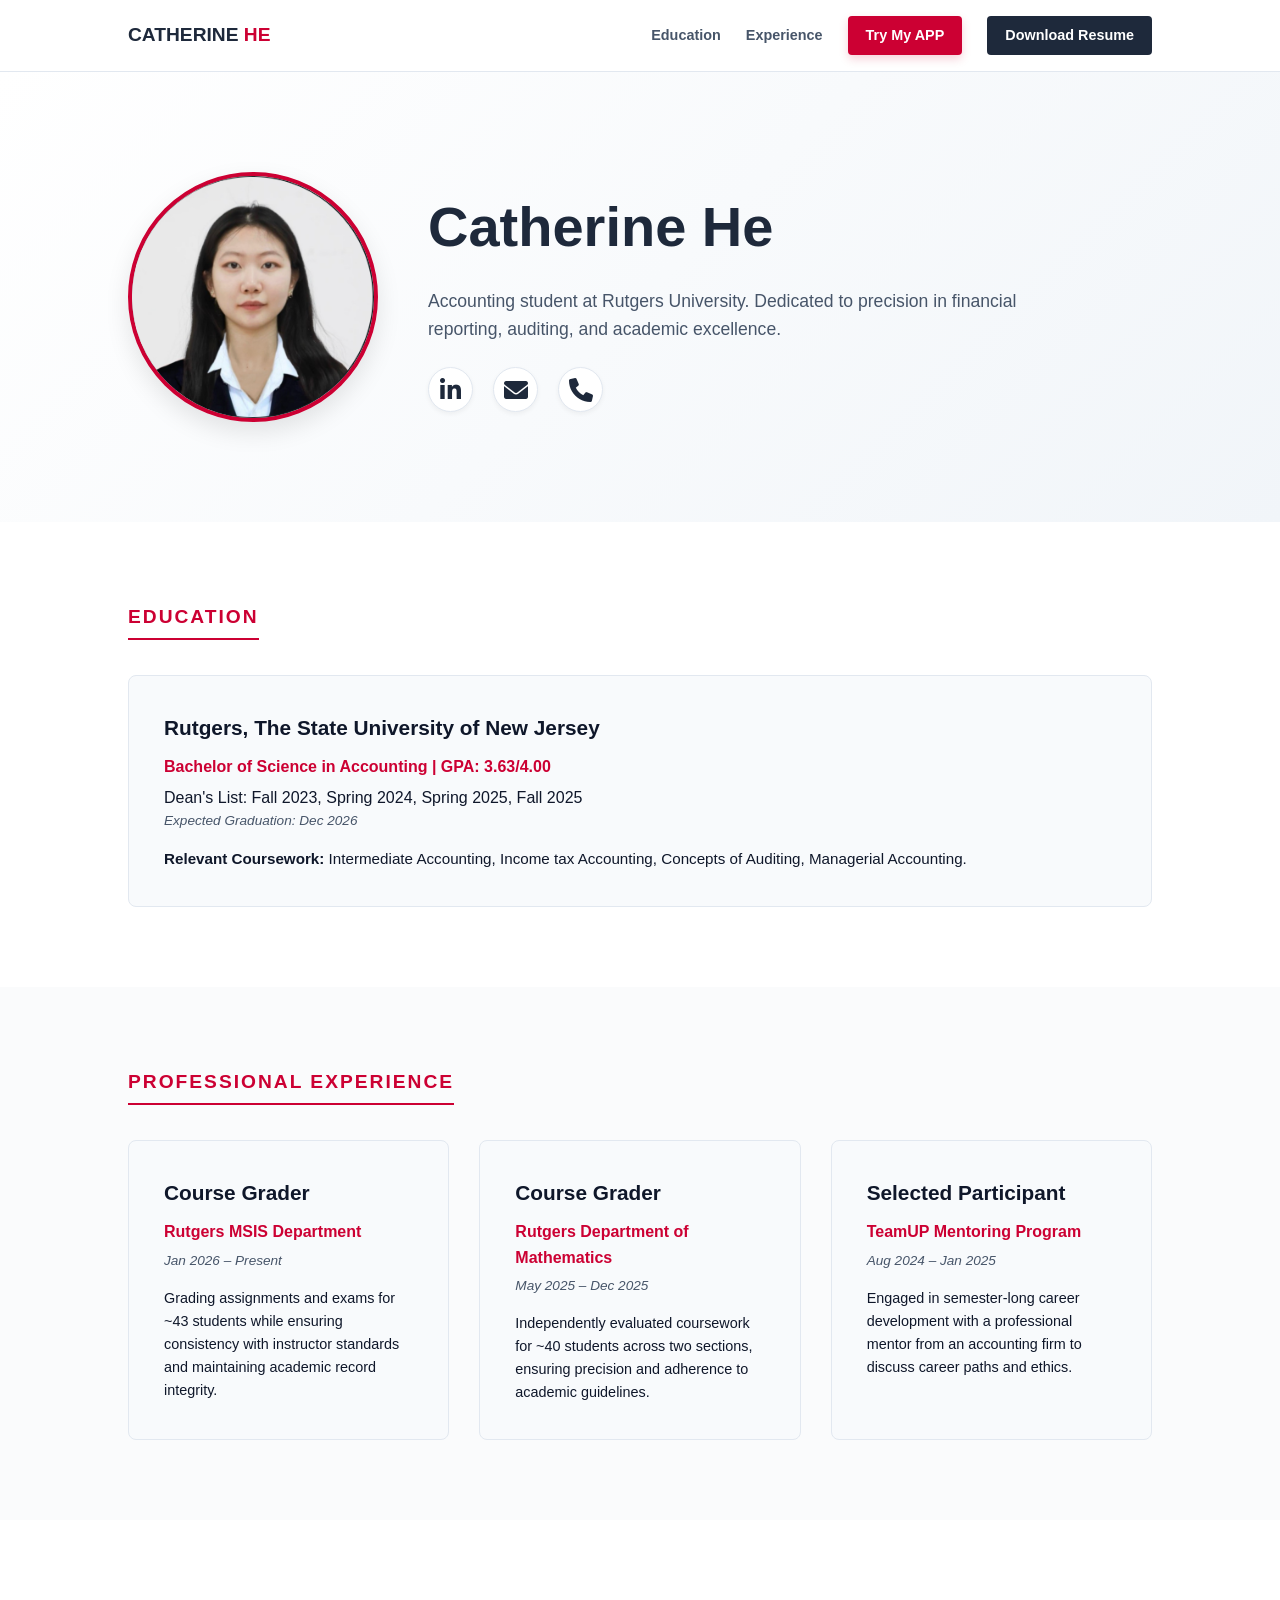
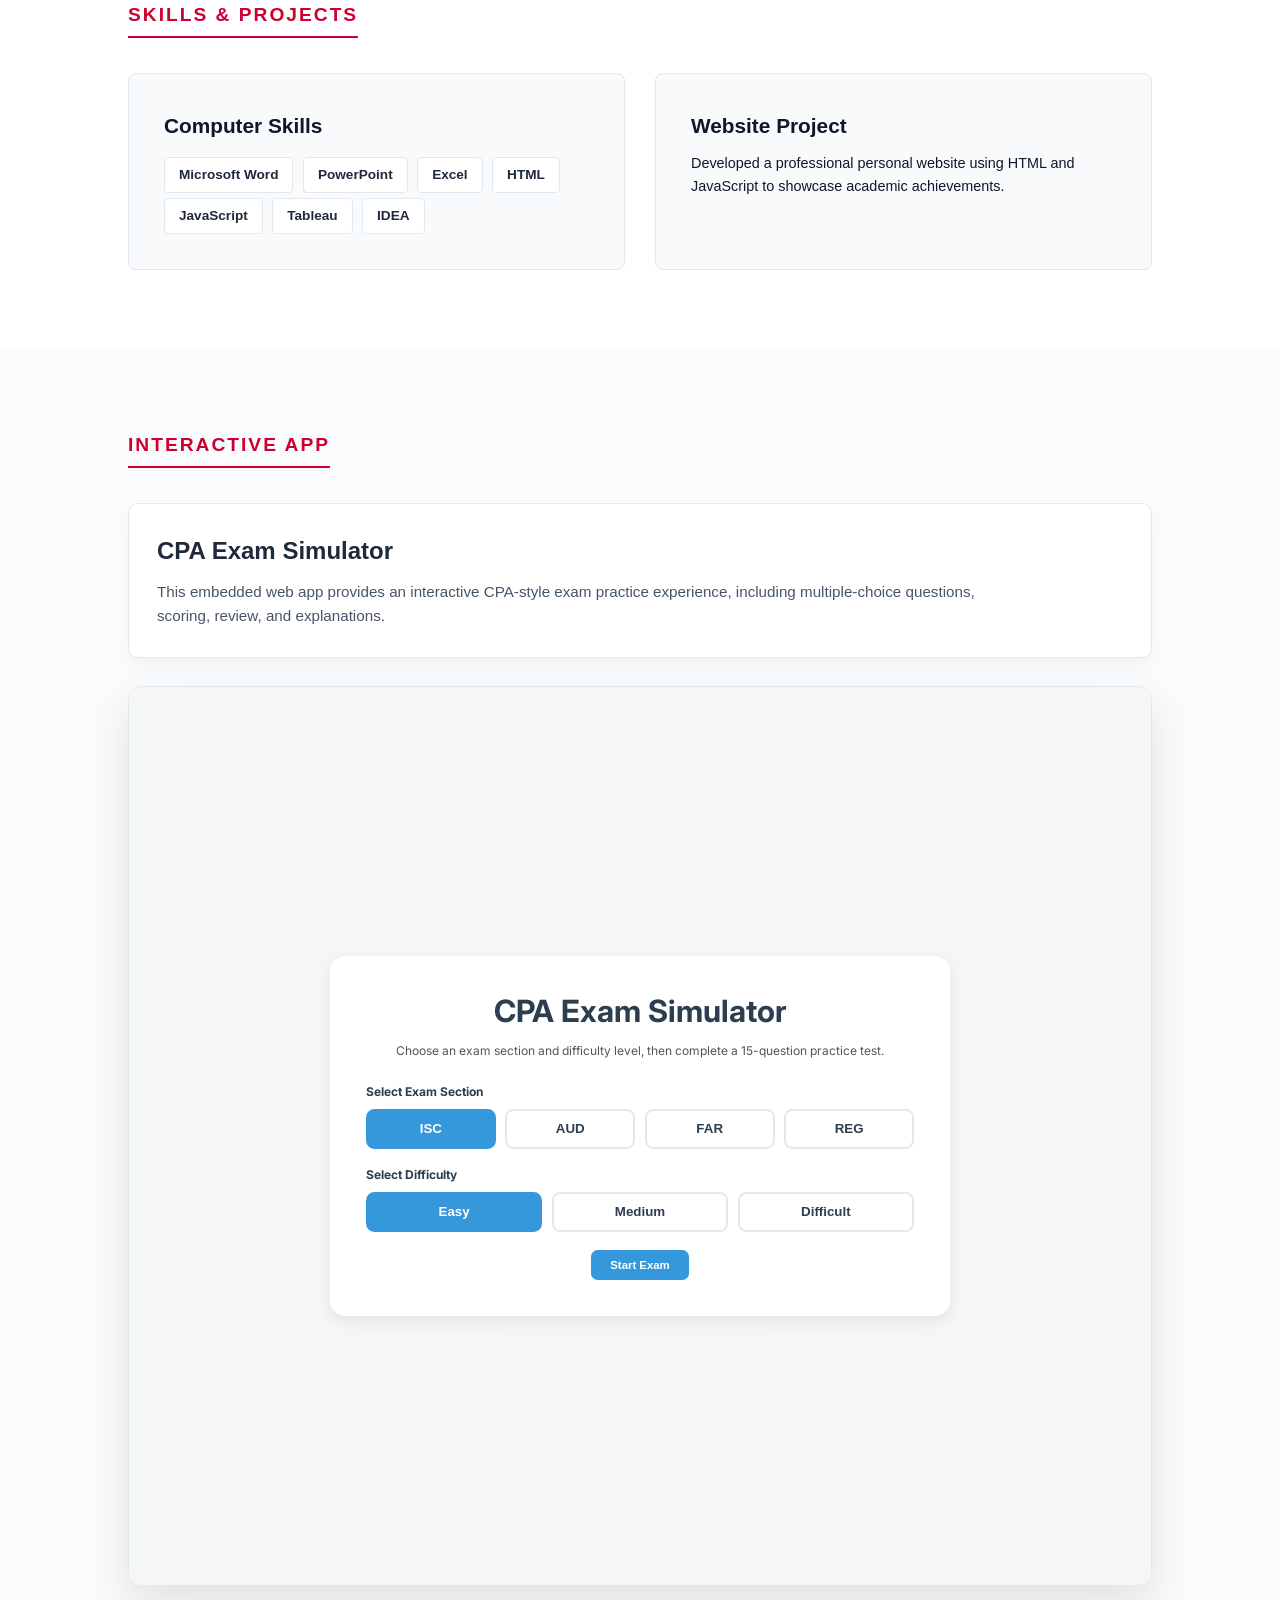
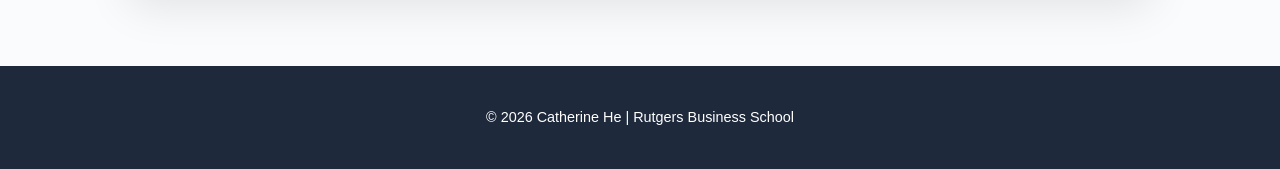
<file: index.html>
<!DOCTYPE html>
<html lang="en">
<head>
    <meta charset="UTF-8">
    <meta name="viewport" content="width=device-width, initial-scale=1.0">
    <title>Catherine He | Rutgers Accounting Portfolio</title>
    <link rel="stylesheet" href="https://cdnjs.cloudflare.com/ajax/libs/font-awesome/6.0.0/css/all.min.css">

    <style>
        :root {
            --primary: #1e293b;    
            --accent: #cc0033;
            --bg: #ffffff;
            --text-main: #0f172a;
            --text-muted: #475569;
            --card-bg: #f8fafc;
        }

        @keyframes fadeInUp {
            from { opacity: 0; transform: translateY(30px); }
            to { opacity: 1; transform: translateY(0); }
        }

        @keyframes scaleIn {
            from { opacity: 0; transform: scale(0.9); }
            to { opacity: 1; transform: scale(1); }
        }

        @keyframes pulse {
            0% { box-shadow: 0 0 0 0 rgba(204, 0, 51, 0.4); }
            70% { box-shadow: 0 0 0 10px rgba(204, 0, 51, 0); }
            100% { box-shadow: 0 0 0 0 rgba(204, 0, 51, 0); }
        }

        * {
            margin: 0;
            padding: 0;
            box-sizing: border-box;
            font-family: 'Inter', -apple-system, BlinkMacSystemFont, sans-serif;
            scroll-behavior: smooth;
        }

        body {
            background-color: var(--bg);
            color: var(--text-main);
            line-height: 1.6;
            overflow-x: hidden;
        }

        header {
            padding: 1rem 10%;
            display: flex;
            justify-content: space-between;
            align-items: center;
            background: rgba(255, 255, 255, 0.98);
            position: sticky;
            top: 0;
            z-index: 1000;
            border-bottom: 1px solid #e2e8f0;
        }

        .logo {
            font-weight: 800;
            font-size: 1.2rem;
            color: var(--primary);
            text-decoration: none;
        }

        .logo span {
            color: var(--accent);
        }

        nav {
            display: flex;
            align-items: center;
            gap: 25px;
        }

        nav a {
            text-decoration: none;
            color: var(--text-muted);
            font-weight: 600;
            font-size: 0.9rem;
            transition: 0.3s;
        }

        nav a:hover {
            color: var(--accent);
        }

        .btn-app {
            background: var(--accent);
            color: white !important;
            padding: 8px 18px;
            border-radius: 4px;
            font-weight: 700;
            box-shadow: 0 4px 10px rgba(204, 0, 51, 0.18);
        }

        .btn-app:hover {
            background: #a8002a;
            color: white !important;
            transform: scale(1.05);
        }

        .btn-cv {
            background: var(--primary);
            color: white !important;
            padding: 8px 18px;
            border-radius: 4px;
            transition: 0.3s;
        }

        .btn-cv:hover {
            background: var(--accent);
            transform: scale(1.05);
        }

        .hero { 
            padding: 100px 10%; 
            background: linear-gradient(135deg, #ffffff 0%, #f1f5f9 100%);
            display: flex;
            align-items: center;
            gap: 50px;
        }

        .profile-img-container {
            width: 250px;
            height: 250px;
            flex-shrink: 0;
            animation: scaleIn 0.8s ease-out;
        }

        .profile-img {
            width: 100%;
            height: 100%;
            border-radius: 50%;
            object-fit: cover;
            border: 4px solid var(--accent);
            box-shadow: 0 10px 25px rgba(0,0,0,0.1);
            display: block;
        }

        .hero-text {
            flex: 1;
            animation: fadeInUp 0.8s ease-out;
        }

        .hero h1 {
            font-size: 3.5rem;
            color: var(--primary);
            margin-bottom: 1rem;
        }

        .hero p {
            font-size: 1.1rem;
            color: var(--text-muted);
            max-width: 600px;
            margin-bottom: 1.5rem;
        }
        
        .social-icons {
            display: flex;
            gap: 20px;
            margin-top: 20px;
        }

        .social-icons a { 
            color: var(--primary);
            font-size: 1.5rem;
            transition: 0.3s;
            text-decoration: none;
            display: flex;
            align-items: center;
            justify-content: center;
            width: 45px;
            height: 45px;
            background: white;
            border-radius: 50%;
            border: 1px solid #e2e8f0;
            box-shadow: 0 2px 5px rgba(0,0,0,0.05);
        }

        .social-icons a:hover { 
            color: var(--accent); 
            transform: translateY(-5px); 
            border-color: var(--accent);
            animation: pulse 1.5s infinite;
        }

        .container {
            padding: 80px 10%;
            opacity: 0;
            transform: translateY(30px);
            transition: all 0.8s ease-out;
        }

        .container.reveal {
            opacity: 1;
            transform: translateY(0);
        }

        .section-label { 
            color: var(--accent); 
            font-weight: 900; 
            letter-spacing: 2px; 
            font-size: 1.2rem;
            text-transform: uppercase; 
            margin-bottom: 35px; 
            display: block; 
            border-bottom: 2px solid var(--accent);
            width: fit-content;
            padding-bottom: 5px;
        }
        
        .grid {
            display: grid;
            grid-template-columns: repeat(auto-fit, minmax(300px, 1fr));
            gap: 30px;
        }

        .card { 
            background: var(--card-bg);
            padding: 35px;
            border-radius: 8px;
            border: 1px solid #e2e8f0; 
            transition: 0.4s cubic-bezier(0.175, 0.885, 0.32, 1.275);
        }

        .card:hover { 
            border-color: var(--accent); 
            transform: translateY(-10px) scale(1.02); 
            background: white; 
            box-shadow: 0 20px 40px rgba(0,0,0,0.1); 
        }

        .card h3 {
            margin-bottom: 10px;
            font-size: 1.3rem;
        }

        .card .subtitle {
            color: var(--accent);
            font-weight: 700;
            margin-bottom: 5px;
        }

        .card .date {
            font-size: 0.85rem;
            color: var(--text-muted);
            font-style: italic;
            margin-bottom: 15px;
            display: block;
        }

        .skill-tag { 
            display: inline-block;
            background: white;
            padding: 6px 14px;
            border-radius: 4px; 
            font-size: 0.85rem;
            font-weight: 600;
            color: var(--primary);
            border: 1px solid #e2e8f0; 
            margin: 5px 5px 0 0;
            transition: 0.3s;
        }

        .skill-tag:hover {
            background: var(--accent);
            color: white;
            border-color: var(--accent);
        }

        /* Embedded App Section */
        .app-section {
            background: #fafbfc;
        }

        .app-intro {
            background: white;
            padding: 28px;
            border-radius: 10px;
            border: 1px solid #e2e8f0;
            margin-bottom: 28px;
            box-shadow: 0 8px 20px rgba(0,0,0,0.04);
        }

        .app-intro h3 {
            font-size: 1.5rem;
            margin-bottom: 10px;
            color: var(--primary);
        }

        .app-intro p {
            color: var(--text-muted);
            font-size: 0.95rem;
            max-width: 850px;
        }

        .app-frame-wrapper {
            width: 100%;
            height: 900px;
            border: 1px solid #e2e8f0;
            border-radius: 14px;
            overflow: hidden;
            background: white;
            box-shadow: 0 20px 45px rgba(0,0,0,0.10);
        }

        .app-frame {
            width: 100%;
            height: 100%;
            border: none;
            display: block;
        }

        footer {
            padding: 40px 10%;
            background: var(--primary);
            color: white;
            text-align: center;
            font-size: 0.9rem;
        }

        @media (max-width: 992px) {
            header {
                flex-direction: column;
                gap: 15px;
            }

            nav {
                flex-wrap: wrap;
                justify-content: center;
                gap: 15px;
            }

            .hero {
                flex-direction: column;
                text-align: center;
                padding-top: 50px;
            }

            .hero-text {
                display: flex;
                flex-direction: column;
                align-items: center;
            }

            .social-icons {
                justify-content: center;
            }

            .app-frame-wrapper {
                height: 780px;
            }
        }

        @media (max-width: 600px) {
            .hero h1 {
                font-size: 2.5rem;
            }

            .container {
                padding: 60px 6%;
            }

            .app-frame-wrapper {
                height: 720px;
            }
        }
    </style>
</head>

<body>

    <header>
        <a href="#" class="logo">CATHERINE <span>HE</span></a>

        <nav>
            <a href="#education">Education</a>
            <a href="#experience">Experience</a>
            <a href="#app" class="btn-app">Try My APP</a>
            <a href="Assets/Resume.pdf" class="btn-cv" target="_blank">Download Resume</a>
        </nav>
    </header>

    <section class="hero">
        <div class="profile-img-container">
            <img src="Assets/ProfilePic.png" alt="Catherine He" class="profile-img">
        </div>

        <div class="hero-text">
            <h1>Catherine He</h1>
            <p>
                Accounting student at Rutgers University. Dedicated to precision in financial reporting,
                auditing, and academic excellence.
            </p>
            
            <div class="social-icons">
                <a href="https://www.linkedin.com/in/catherine-he-125a58295" target="_blank" title="LinkedIn">
                    <i class="fab fa-linkedin-in"></i>
                </a>
                <a href="mailto:ca.he0919@gmail.com" title="Email">
                    <i class="fas fa-envelope"></i>
                </a>
                <a href="tel:7325329681" title="Call Me">
                    <i class="fas fa-phone"></i>
                </a>
            </div>
        </div>
    </section>

    <section class="container" id="education">
        <span class="section-label">Education</span>

        <div class="card" style="width: 100%;">
            <h3>Rutgers, The State University of New Jersey</h3>
            <p class="subtitle">Bachelor of Science in Accounting | GPA: 3.63/4.00</p>
            <p>Dean's List: Fall 2023, Spring 2024, Spring 2025, Fall 2025</p>
            <span class="date">Expected Graduation: Dec 2026</span>

            <p style="margin-top:15px; font-size: 0.95rem;">
                <strong>Relevant Coursework:</strong> Intermediate Accounting, Income tax Accounting,
                Concepts of Auditing, Managerial Accounting.
            </p>
        </div>
    </section>

    <section class="container" id="experience" style="background-color: #fafbfc;">
        <span class="section-label">Professional Experience</span>

        <div class="grid">
            <div class="card">
                <h3>Course Grader</h3>
                <p class="subtitle">Rutgers MSIS Department</p>
                <span class="date">Jan 2026 – Present</span>
                <p style="font-size: 0.9rem;">
                    Grading assignments and exams for ~43 students while ensuring consistency with instructor
                    standards and maintaining academic record integrity.
                </p>
            </div>

            <div class="card">
                <h3>Course Grader</h3>
                <p class="subtitle">Rutgers Department of Mathematics</p>
                <span class="date">May 2025 – Dec 2025</span>
                <p style="font-size: 0.9rem;">
                    Independently evaluated coursework for ~40 students across two sections, ensuring precision
                    and adherence to academic guidelines.
                </p>
            </div>

            <div class="card">
                <h3>Selected Participant</h3>
                <p class="subtitle">TeamUP Mentoring Program</p>
                <span class="date">Aug 2024 – Jan 2025</span>
                <p style="font-size: 0.9rem;">
                    Engaged in semester-long career development with a professional mentor from an accounting
                    firm to discuss career paths and ethics.
                </p>
            </div>
        </div>
    </section>

    <section class="container" id="skills">
        <span class="section-label">Skills & Projects</span>

        <div class="grid">
            <div class="card">
                <h3>Computer Skills</h3>
                <div style="margin-top: 10px;">
                    <span class="skill-tag">Microsoft Word</span>
                    <span class="skill-tag">PowerPoint</span>
                    <span class="skill-tag">Excel</span>
                    <span class="skill-tag">HTML</span>
                    <span class="skill-tag">JavaScript</span>
                    <span class="skill-tag">Tableau</span>
                    <span class="skill-tag">IDEA</span>
                </div>
            </div>

            <div class="card">
                <h3>Website Project</h3>
                <p style="font-size: 0.9rem;">
                    Developed a professional personal website using HTML and JavaScript to showcase academic achievements.
                </p>
            </div>
        </div>
    </section>

    <section class="container app-section" id="app">
        <span class="section-label">Interactive App</span>

        <div class="app-intro">
            <h3>CPA Exam Simulator</h3>
            <p>
                This embedded web app provides an interactive CPA-style exam practice experience,
                including multiple-choice questions, scoring, review, and explanations.
            </p>
        </div>

        <div class="app-frame-wrapper">
            <iframe
                src="ISC-study-app/"
                title="ISC CPA Exam Simulator"
                class="app-frame">
            </iframe>
        </div>
    </section>

    <footer>
        <p>&copy; 2026 Catherine He | Rutgers Business School</p>
    </footer>

    <script>
        const observerOptions = { threshold: 0.1 };

        const observer = new IntersectionObserver((entries) => {
            entries.forEach(entry => {
                if (entry.isIntersecting) {
                    entry.target.classList.add('reveal');
                }
            });
        }, observerOptions);

        document.querySelectorAll('.container').forEach(section => {
            observer.observe(section);
        });
    </script>

</body>
</html>
</file>
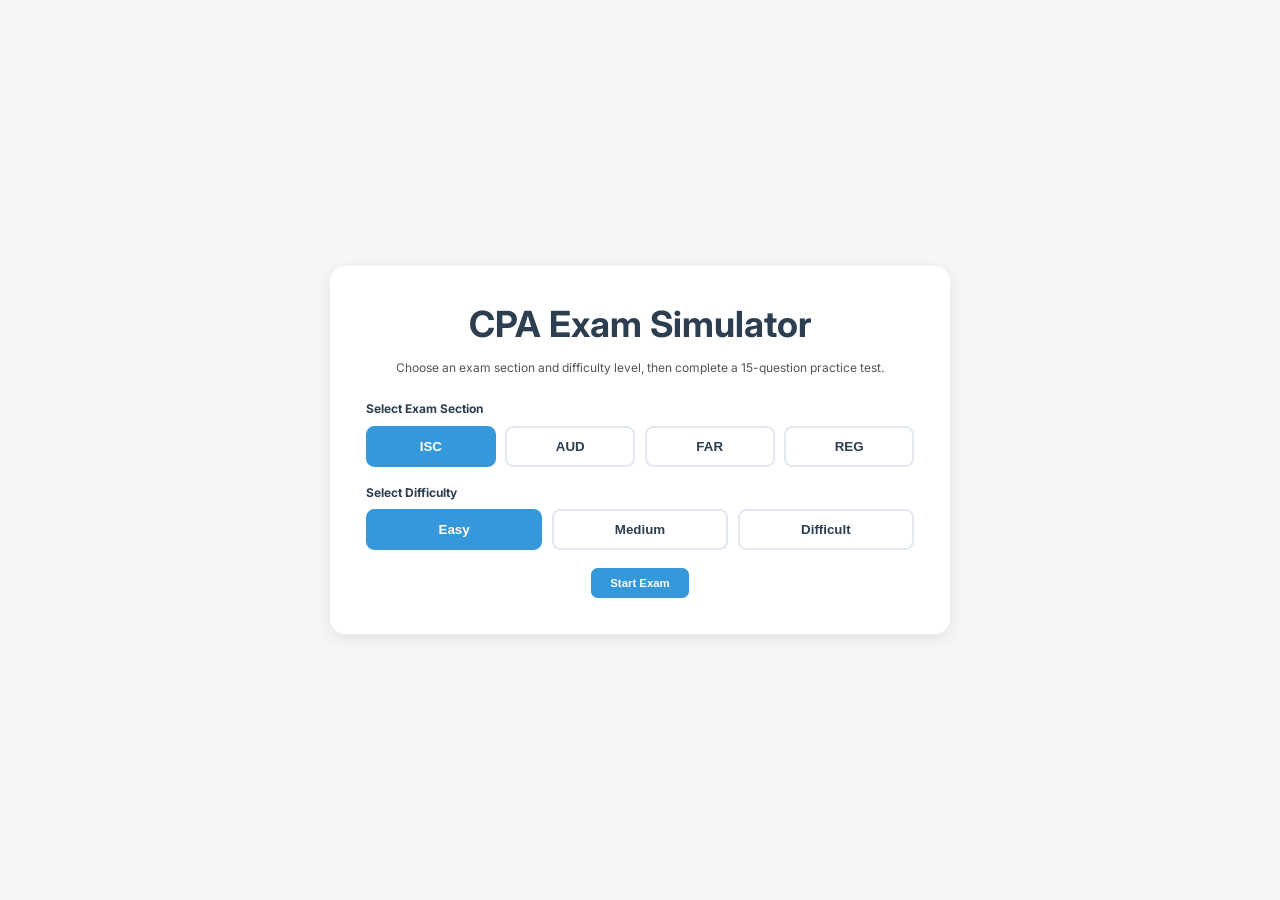
<file: ISC-study-app/index.html>
<!DOCTYPE html>
<html lang="en">
<head>
    <meta charset="UTF-8">
    <meta name="viewport" content="width=device-width, initial-scale=1.0">
    <title>CPA Exam Simulator | Auditor Edition</title>
    <link href="https://fonts.googleapis.com/css2?family=Inter:wght@400;600;700;800;900&display=swap" rel="stylesheet">
    <link rel="stylesheet" href="style.css">
</head>

<body>

    <!-- Main Menu Screen -->
    <section id="main-screen" class="main-screen">
        <div class="main-card">
            <h1>CPA Exam Simulator</h1>
            <p>
                Choose an exam section and difficulty level, then complete a 15-question practice test.
            </p>

            <div class="menu-group">
                <h3>Select Exam Section</h3>
                <div class="menu-options exam-options">
                    <button class="menu-choice exam-choice selected" data-exam="ISC">ISC</button>
                    <button class="menu-choice exam-choice" data-exam="AUD">AUD</button>
                    <button class="menu-choice exam-choice" data-exam="FAR">FAR</button>
                    <button class="menu-choice exam-choice" data-exam="REG">REG</button>
                </div>
            </div>

            <div class="menu-group">
                <h3>Select Difficulty</h3>
                <div class="menu-options difficulty-options">
                    <button class="menu-choice difficulty-choice selected" data-difficulty="Easy">Easy</button>
                    <button class="menu-choice difficulty-choice" data-difficulty="Medium">Medium</button>
                    <button class="menu-choice difficulty-choice" data-difficulty="Difficult">Difficult</button>
                </div>
            </div>

            <button id="start-btn" class="btn primary">Start Exam</button>
        </div>
    </section>

    <!-- Exam App -->
    <div id="app-layout" class="app-layout hidden">
        <header class="exam-header">
            <div class="logo">
                <span id="exam-brand" class="brand">ISC</span>
                <span class="mode">CPA SIM</span>
            </div>

            <div class="header-actions">
                <button id="pause-btn" class="btn primary">Pause</button>
                <button id="header-main-btn" class="btn primary">Main Menu</button>
            </div>

            <div class="exam-stats">
                <div class="timer-box">
                    <span class="label">REMAINING TIME</span>
                    <span id="timer">25:00</span>
                </div>

                <div class="rank-box">
                    <span class="label">CURRENT RANK</span>
                    <span id="rank-badge">Junior Intern</span>
                </div>
            </div>
        </header>

        <div class="main-content">
            <aside class="nav-sidebar">
                <h3>Question Map</h3>

                <div id="question-grid" class="grid-container"></div>

                <div class="legend">
                    <span><i class="dot current"></i> Current</span>
                    <span><i class="dot flagged"></i> Flagged</span>
                </div>
            </aside>

            <section class="quiz-section">
                <div class="progress-container">
                    <div id="progress-bar" class="progress-fill"></div>
                </div>

                <div id="quiz-container" class="card">
                    <div class="q-meta">
                        <span id="domain-tag" class="badge">Loading Domain...</span>
                        <button id="flag-btn" class="icon-btn">🚩 Flag for Review</button>
                    </div>

                    <div class="q-body">
                        <h2 id="question-text">Initializing the exam software...</h2>
                        <span id="q-number">Question 1 of 15</span>
                        <div id="options-container" class="options-grid"></div>
                    </div>

                    <div id="feedback-area" class="feedback hidden">
                        <p id="explanation-text"></p>
                    </div>
                </div>

                <footer class="controls">
                    <button id="prev-btn" class="btn secondary" disabled>Previous</button>
                    <button id="next-btn" class="btn primary">Confirm & Next</button>
                </footer>
            </section>
        </div>
    </div>

    <!-- Result Modal -->
    <div id="result-modal" class="modal hidden">
        <div class="modal-content">
            <h1 id="result-title">Exam Report Issued</h1>

            <div class="score-circle">
                <span id="final-score">0</span><small>%</small>
            </div>

            <h2 id="final-rank-title">Junior Intern</h2>
            <p id="result-text">Your performance has been evaluated.</p>

            <div class="modal-actions">
                <button id="retake-btn" class="btn primary">Retake Exam</button>
                <button id="main-btn" class="btn primary">Main Menu</button>
                <button id="explanation-btn" class="btn primary">Explanation</button>
            </div>
        </div>
    </div>

    <!-- Pause Modal -->
    <div id="pause-modal" class="modal hidden">
        <div class="modal-content">
            <h1>Exam Paused</h1>
            <p id="pause-text">Take a quick break. The timer is stopped.</p>

            <div class="modal-actions">
                <button id="resume-btn" class="btn primary">Resume Exam</button>
                <button id="pause-main-btn" class="btn primary">Main Menu</button>
            </div>
        </div>
    </div>

    <!-- Explanation / Review Screen -->
    <section id="review-screen" class="review-screen hidden">
        <div class="review-card">
            <h1>Answer Review</h1>
            <p class="review-subtitle">
                Review the questions you missed and read the explanations.
            </p>

            <div id="review-list" class="review-list"></div>

            <div class="review-actions">
                <button id="review-main-btn" class="btn primary">Main Menu</button>
                <button id="review-retake-btn" class="btn primary">Retake Exam</button>
            </div>
        </div>
    </section>

    <script src="app.js"></script>
</body>
</html>
</file>
<file: ISC-study-app/style.css>
:root {
    --primary-blue: #2c3e50;
    --accent-blue: #3498db;
    --success-green: #2ecc71;
    --warning-red: #e74c3c;
    --bg-light: #f4f7f6;
    --text-main: #2c3e50;
    --card-shadow: 0 0.4rem 1.2rem rgba(0, 0, 0, 0.08);
}

/* Global */
* {
    margin: 0;
    padding: 0;
    box-sizing: border-box;
}

html {
    font-size: clamp(12px, 0.85vw, 15px);
}

body {
    font-family: 'Inter', sans-serif;
    background: var(--bg-light);
    color: var(--text-main);
    min-height: 100vh;
    overflow-x: hidden;
}

/* =========================
   Main Start Screen
========================= */

.main-screen {
    min-height: 100vh;
    background: var(--bg-light);
    display: flex;
    justify-content: center;
    align-items: center;
    padding: 2rem;
}

.main-card {
    width: min(90vw, 620px);
    background: white;
    border-radius: 1.3rem;
    padding: clamp(2rem, 4vw, 3rem);
    text-align: center;
    box-shadow: var(--card-shadow);
}

.main-card h1 {
    font-size: clamp(2rem, 3vw, 3rem);
    color: var(--primary-blue);
    margin-bottom: 1rem;
}

.main-card p {
    font-size: 1rem;
    line-height: 1.6;
    color: #555;
    margin-bottom: 2rem;
}

/* =========================
   Exam Selection Menu
========================= */

.menu-group {
    margin: 1.5rem 0;
    text-align: left;
}

.menu-group h3 {
    margin-bottom: 0.8rem;
    color: var(--primary-blue);
    font-size: 1rem;
}

.menu-options {
    display: grid;
    gap: 0.8rem;
}

.exam-options {
    grid-template-columns: repeat(4, 1fr);
}

.difficulty-options {
    grid-template-columns: repeat(3, 1fr);
}

.menu-choice {
    padding: 0.9rem 1rem;
    border: 2px solid #e2e8f0;
    border-radius: 0.7rem;
    background: white;
    color: var(--primary-blue);
    font-weight: 800;
    cursor: pointer;
    transition: all 0.2s ease;
}

.menu-choice:hover {
    border-color: var(--accent-blue);
    background: #f0f7ff;
}

.menu-choice.selected {
    background: var(--accent-blue);
    color: white;
    border-color: var(--accent-blue);
}

/* =========================
   App Layout
========================= */

.app-layout {
    min-height: 100vh;
    display: flex;
    flex-direction: column;
}

/* Header */
.exam-header {
    background: var(--primary-blue);
    color: white;
    min-height: 72px;
    display: grid;
    grid-template-columns: 1fr auto 1fr;
    align-items: center;
    padding: 1rem 2rem;
    gap: 1rem;
}

.logo {
    display: flex;
    align-items: center;
    gap: 0.75rem;
    justify-self: start;
}

.brand {
    font-size: 1.7rem;
    font-weight: 800;
    letter-spacing: 0.03em;
}

.mode {
    font-size: 0.85rem;
    color: var(--accent-blue);
    font-weight: 700;
}

.header-actions {
    display: flex;
    gap: 0.8rem;
    justify-self: center;
}

.exam-stats {
    display: flex;
    justify-self: end;
    gap: 3rem;
}

.label {
    display: block;
    font-size: 0.65rem;
    color: #bdc3c7;
    margin-bottom: 0.2rem;
}

#timer,
#rank-badge {
    font-size: 1.1rem;
    font-weight: 800;
}

/* Main Content */
.main-content {
    flex: 1;
    display: flex;
    flex-direction: column;
}

/* =========================
   Question Map
========================= */

.nav-sidebar {
    background: white;
    border-bottom: 1px solid #ddd;
    padding: 1.5rem 2rem;
}

.nav-sidebar h3 {
    font-size: 1.15rem;
    margin-bottom: 1.2rem;
    color: var(--primary-blue);
}

.grid-container {
    display: grid;
    grid-template-columns: repeat(15, minmax(45px, 1fr));
    gap: 0.7rem;
    margin-bottom: 1.4rem;
}

.q-box {
    height: 52px;
    border: 1px solid #ddd;
    border-radius: 0.55rem;
    background: white;
    display: flex;
    justify-content: center;
    align-items: center;
    text-align: center;
    font-size: 0.95rem;
    font-weight: 700;
    cursor: pointer;
    transition: all 0.2s ease;
}

.q-box:hover {
    border-color: var(--accent-blue);
}

.q-box.active {
    background: var(--accent-blue);
    color: white;
    border-color: var(--accent-blue);
}

.q-box.flagged {
    border: 2px solid var(--warning-red);
    color: var(--warning-red);
}

.legend {
    border-top: 1px solid #eee;
    padding-top: 1.2rem;
    display: flex;
    flex-direction: row;
    gap: 1.8rem;
}

.legend span {
    display: flex;
    align-items: center;
    gap: 0.6rem;
    font-size: 0.95rem;
    color: var(--text-main);
}

.dot {
    width: 0.6rem;
    height: 0.6rem;
    border-radius: 50%;
    display: inline-block;
}

.dot.current {
    background: var(--accent-blue);
}

.dot.flagged {
    background: var(--warning-red);
}

/* =========================
   Quiz Section
========================= */

.quiz-section {
    flex: 1;
    padding: 2rem;
    display: flex;
    flex-direction: column;
    align-items: center;
    overflow-y: auto;
}

.progress-container,
.card,
.controls {
    width: min(100%, 820px);
}

.progress-container {
    height: 7px;
    background: #ddd;
    border-radius: 999px;
    overflow: hidden;
    margin-bottom: 1.6rem;
}

.progress-fill {
    height: 100%;
    width: 10%;
    background: var(--success-green);
    transition: width 0.3s ease;
}

/* Card */
.card {
    background: white;
    padding: 2rem;
    border-radius: 1rem;
    box-shadow: var(--card-shadow);
    margin-bottom: 1.6rem;
}

.q-meta {
    display: flex;
    flex-wrap: wrap;
    justify-content: space-between;
    align-items: center;
    gap: 0.9rem;
    margin-bottom: 2rem;
}

.badge {
    background: #ebf5fb;
    color: var(--accent-blue);
    padding: 0.45rem 0.8rem;
    border-radius: 999px;
    font-size: 0.85rem;
    font-weight: 800;
}

#q-number {
    display: block;
    width: 100%;
    text-align: center;
    font-size: 0.95rem;
    font-weight: 700;
    color: #555;
    margin: 0 auto 1.5rem auto;
}

.icon-btn {
    border: none;
    background: transparent;
    color: var(--warning-red);
    font-size: 0.85rem;
    font-weight: 700;
    cursor: pointer;
}

#question-text {
    font-size: clamp(1.25rem, 1.5vw, 1.65rem);
    line-height: 1.45;
    margin-bottom: 1.2rem;
    color: var(--primary-blue);
}

.options-grid {
    display: grid;
    grid-template-columns: 1fr;
    gap: 1rem;
}

.option-btn {
    width: 100%;
    text-align: left;
    padding: 1rem;
    border: 2px solid #eee;
    border-radius: 0.65rem;
    background: white;
    cursor: pointer;
    font-size: 1rem;
    line-height: 1.4;
    transition: all 0.2s ease;
}

.option-btn:hover {
    border-color: var(--accent-blue);
    background: #f0f7ff;
}

.option-btn.selected {
    background: var(--accent-blue);
    color: white;
    border-color: var(--accent-blue);
}

/* =========================
   Buttons
========================= */

.controls {
    display: flex;
    justify-content: space-between;
    gap: 1rem;
}

.btn {
    padding: 0.75rem 1.6rem;
    border-radius: 0.55rem;
    border: none;
    font-size: 0.95rem;
    font-weight: 800;
    cursor: pointer;
    transition: all 0.2s ease;
}

.btn.primary {
    background: var(--accent-blue);
    color: white;
}

.btn.primary:hover {
    background: #2980b9;
}

.btn.secondary {
    background: #bdc3c7;
    color: white;
}

.btn.secondary:hover {
    background: #aab2b7;
}

.btn:disabled {
    opacity: 0.5;
    cursor: not-allowed;
}

/* =========================
   Modals
========================= */

.modal {
    position: fixed;
    inset: 0;
    background: rgba(0, 0, 0, 0.45);
    display: flex;
    justify-content: center;
    align-items: center;
    padding: 1rem;
    z-index: 99;
}

.modal-content {
    width: min(90vw, 440px);
    background: white;
    border-radius: 1rem;
    padding: 2.2rem;
    text-align: center;
    box-shadow: var(--card-shadow);
}

.modal-content h1 {
    color: var(--primary-blue);
    font-size: 1.8rem;
    margin-bottom: 1rem;
}

.score-circle {
    width: 125px;
    height: 125px;
    border-radius: 50%;
    border: 0.65rem solid var(--accent-blue);
    display: flex;
    justify-content: center;
    align-items: center;
    margin: 1.4rem auto;
    color: var(--primary-blue);
}

#final-score {
    font-size: 2.4rem;
    font-weight: 900;
}

.score-circle small {
    font-size: 0.85rem;
    font-weight: 700;
}

#final-rank-title {
    color: var(--primary-blue);
    font-size: 1.3rem;
    margin-bottom: 0.8rem;
}

#result-text,
#pause-text {
    font-size: 1rem;
    line-height: 1.5;
    margin-bottom: 1.3rem;
    color: #555;
}

.modal-actions {
    display: flex;
    justify-content: center;
    gap: 0.75rem;
    flex-wrap: wrap;
    margin-top: 1.2rem;
}

.modal-actions .btn {
    min-width: 110px;
}

/* =========================
   Review / Explanation Screen
========================= */

.review-screen {
    min-height: 100vh;
    background: var(--bg-light);
    padding: 2rem;
}

.review-card {
    width: min(95vw, 950px);
    margin: 0 auto;
    background: white;
    border-radius: 1.2rem;
    padding: 2rem;
    box-shadow: var(--card-shadow);
}

.review-card h1 {
    color: var(--primary-blue);
    font-size: 2rem;
    margin-bottom: 0.5rem;
}

.review-subtitle {
    color: #666;
    margin-bottom: 1.8rem;
    font-size: 1rem;
}

.review-list {
    display: grid;
    gap: 1.3rem;
}

.review-item {
    border: 2px solid #eee;
    border-left: 6px solid var(--warning-red);
    border-radius: 0.9rem;
    padding: 1.4rem;
    background: #fff;
}

.review-item h3 {
    color: var(--warning-red);
    margin-bottom: 0.8rem;
}

.review-question {
    font-weight: 700;
    color: var(--primary-blue);
    margin-bottom: 1rem;
    line-height: 1.5;
}

.review-item p {
    margin-bottom: 0.5rem;
    line-height: 1.5;
}

.review-explanation {
    background: #f4f7f6;
    border-radius: 0.75rem;
    padding: 1rem;
    margin-top: 1rem;
    line-height: 1.5;
}

.correct-all {
    border-left-color: var(--success-green);
}

.correct-all h3 {
    color: var(--success-green);
}

.review-actions {
    display: flex;
    justify-content: space-between;
    gap: 1rem;
    margin-top: 2rem;
}

/* =========================
   Hidden
========================= */

.hidden {
    display: none !important;
}

/* =========================
   Responsive
========================= */

@media (max-width: 900px) {
    .exam-header {
        height: auto;
        grid-template-columns: 1fr;
        justify-items: start;
        gap: 1rem;
        padding: 1.2rem;
    }

    .header-actions {
        justify-self: start;
    }

    .exam-stats {
        justify-self: start;
        gap: 2rem;
    }

    .grid-container {
        grid-template-columns: repeat(5, 1fr);
    }

    .q-box {
        height: 52px;
    }

    .quiz-section {
        padding: 1.4rem;
    }

    .progress-container,
    .card,
    .controls {
        width: min(100%, 720px);
    }

    .exam-options {
        grid-template-columns: repeat(2, 1fr);
    }

    .difficulty-options {
        grid-template-columns: repeat(1, 1fr);
    }
}

@media (max-width: 600px) {
    html {
        font-size: 12px;
    }

    .exam-stats {
        width: 100%;
        justify-content: space-between;
        gap: 1rem;
    }

    .nav-sidebar {
        padding: 1.2rem;
    }

    .grid-container {
        grid-template-columns: repeat(5, 1fr);
        gap: 0.6rem;
    }

    .q-box {
        height: 44px;
    }

    .legend {
        flex-direction: row;
        gap: 1.2rem;
    }

    .card {
        padding: 1.4rem;
    }

    .q-meta {
        flex-direction: column;
        align-items: flex-start;
    }

    #question-text {
        font-size: 1.35rem;
    }

    .controls,
    .review-actions,
    .modal-actions {
        flex-direction: column;
    }

    .controls .btn,
    .review-actions .btn,
    .modal-actions .btn {
        width: 100%;
    }

    .exam-options,
    .difficulty-options {
        grid-template-columns: 1fr;
    }
}
</file>
